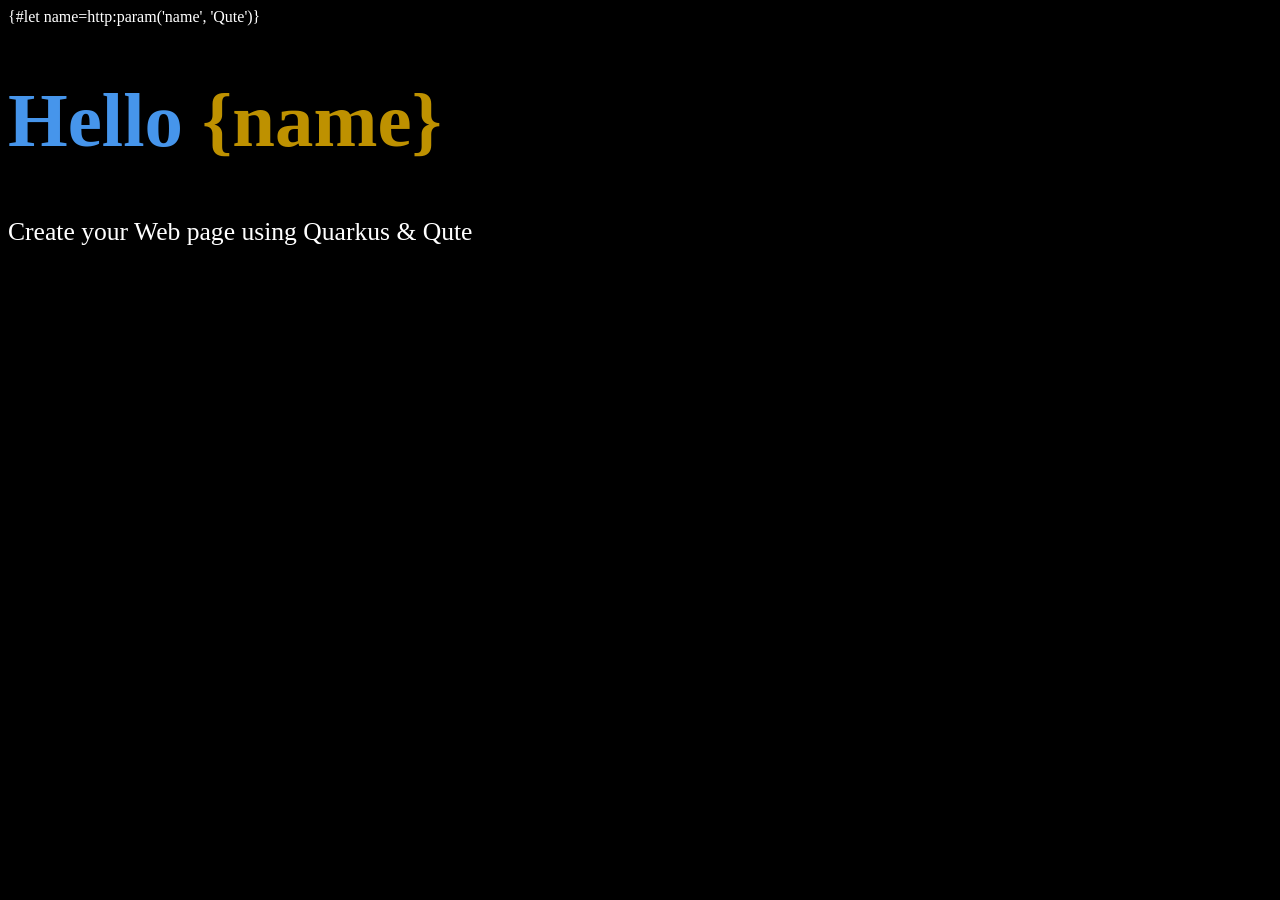
<file: src/main/resources/templates/pub/some-page.html>
{#let name=http:param('name', 'Qute')}
<!DOCTYPE html>
<html>
<head>
    <meta charset="UTF-8">
    <title>Hello {name}</title>
    <style>
        body {
            background-color: #000;
            color: #fff;
        }
        h1 {
            color: #4695EB;
            font-size: 6vw;
        }

        h1 b {
            color: #be9100;
        }

        p {
            font-size: 2vw;
        }
    </style>
</head>
<body>
<h1>Hello <b>{name}</b></h1>

<p>Create your Web page using Quarkus & Qute</p>
</body>
</html>
</file>
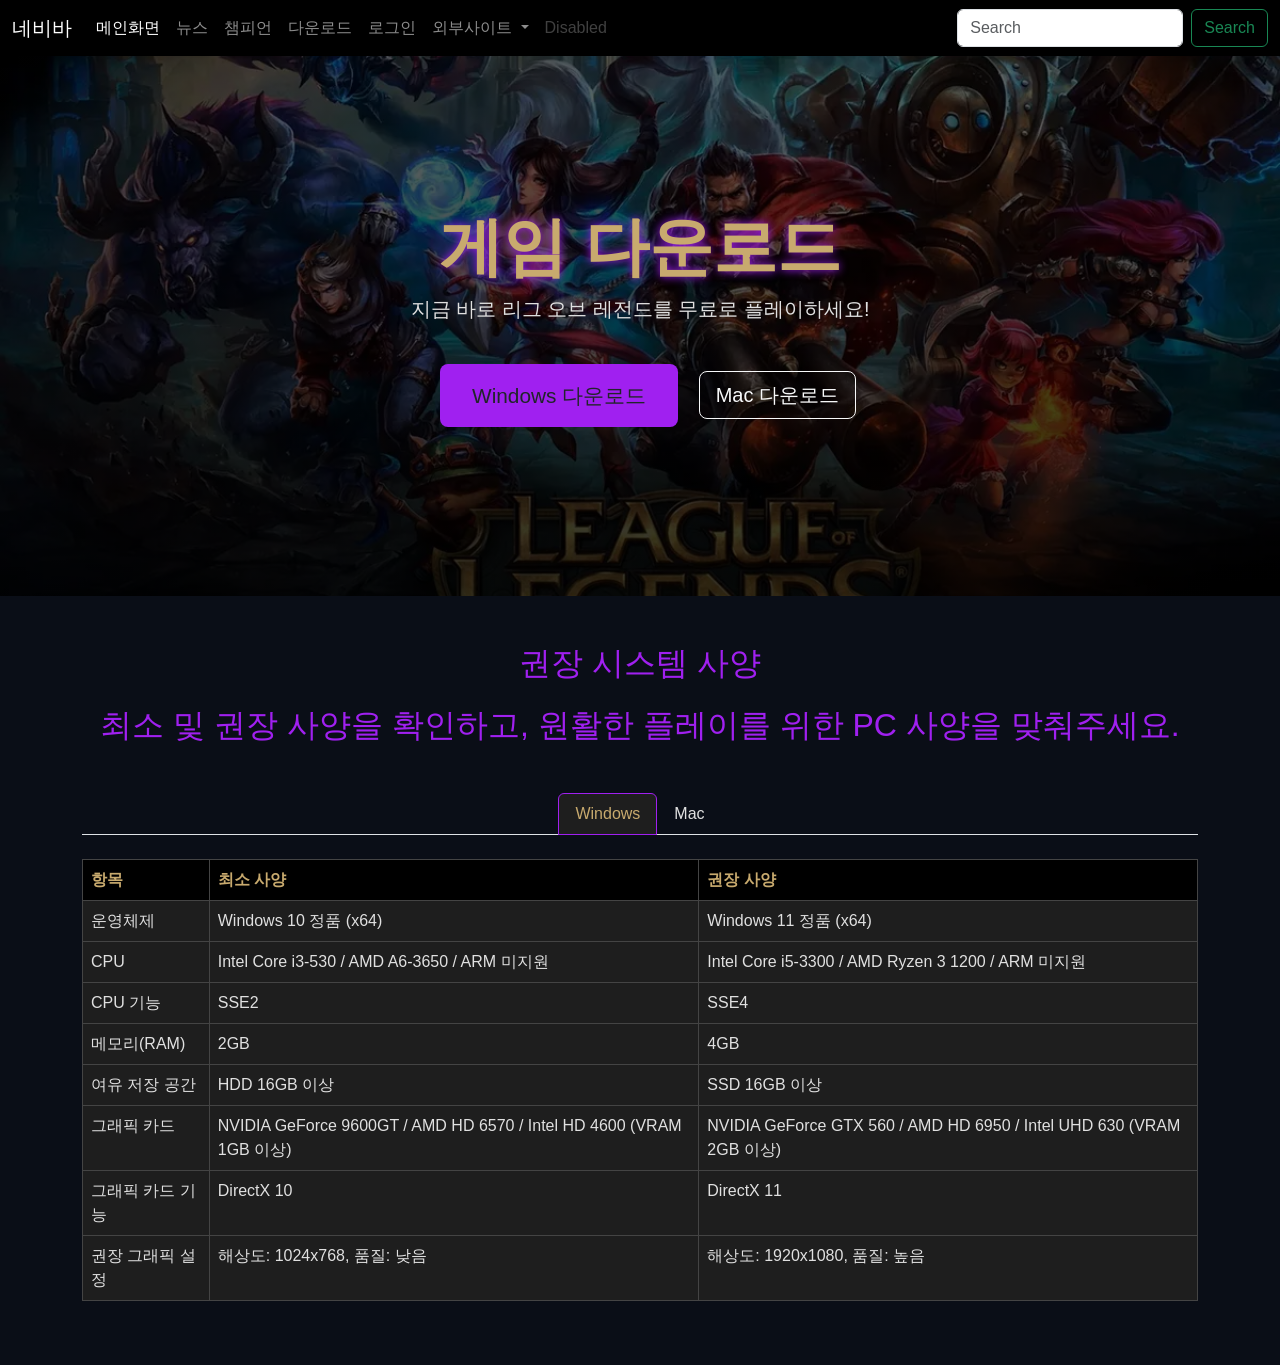
<file: src/main/resources/META-INF/resources/main_page_sub/download.html>
<!DOCTYPE html>
<html lang="ko">
<head>
    <meta charset="UTF-8">
    <meta name="viewport" content="width=device-width, initial-scale=1.0">
    <title>League of Legends - 메인 페이지</title>
    <!-- Bootstrap 5 CDN -->
    <link href="https://cdn.jsdelivr.net/npm/bootstrap@5.3.0/dist/css/bootstrap.min.css" rel="stylesheet">
    <script src="https://cdn.jsdelivr.net/npm/bootstrap@5.3.0/dist/js/bootstrap.bundle.min.js"></script>
    <!-- 커스텀 스타일 (LOL 테마 + 챔피언 호버 효과) -->
    <style>
        body { background-color: #0a0e17; color: #fff; font-family: 'Arial', sans-serif; }
        .navbar { background-color: #000; }
        .hero { background: linear-gradient(to bottom, #1e1e1e, #0a0e17); min-height: 60vh; }
        .accent-purple { color: #a020f0; }
        .accent-red { color: #ff0000; }
        .card { background-color: #1e1e1e; border: none; transition: transform 0.3s, box-shadow 0.3s; }
        .card:hover { transform: scale(1.05); box-shadow: 0 10px 20px rgba(160, 32, 240, 0.5); }
        .card-img-top { height: 200px; object-fit: cover; border-radius: 10px 10px 0 0; }
        .btn-primary { background-color: #a020f0; border: none; }
        .btn-primary:hover { background-color: #800080; }
    </style>
    <link rel="stylesheet" href="../css/download.css">
</head>
<body>

    <!-- 헤더 (Navbar) -->
    <!--
    <nav class="navbar navbar-expand-lg navbar-dark">
        <div class="container-fluid">
            <a class="navbar-brand" href="#">League of Legends</a>
            <button class="navbar-toggler" type="button" data-bs-toggle="collapse" data-bs-target="#navbarNav" aria-controls="navbarNav" aria-expanded="false" aria-label="Toggle navigation">
                <span class="navbar-toggler-icon"></span>
            </button>
            <div class="collapse navbar-collapse" id="navbarNav">
                <ul class="navbar-nav ms-auto">
                    <li class="nav-item"><a class="nav-link" href="#">뉴스</a></li>
                    <li class="nav-item"><a class="nav-link" href="#">챔피언</a></li>
                    <li class="nav-item"><a class="nav-link" href="#">다운로드</a></li>
                    <li class="nav-item"><a class="nav-link" href="#">로그인</a></li>
                    <li class="nav-item"><a class="nav-link" href="https://www.leagueoflegends.com/ko-kr/">LOL공식웹사이트</a></li>
                </ul>
            </div>
        </div>
    </nav>-->

    <!-- 새로운 네비게이션 바-->
    <nav class="navbar navbar-expand-lg navbar-dark">
        <div class="container-fluid">
            <a class="navbar-brand" href="#">네비바</a>
            <button class="navbar-toggler" type="button" data-bs-toggle="collapse" data-bs-target="#navbarSupportedContent" aria-controls="navbarSupportedContent" aria-expanded="false" aria-label="Toggle navigation">
                <span class="navbar-toggler-icon"></span>
            </button>
            <div class="collapse navbar-collapse" id="navbarSupportedContent">
                <ul class="navbar-nav me-auto mb-2 mb-lg-0">
                <li class="nav-item"><a class="nav-link active" aria-current="page" href="#">메인화면</a></li>
                <li class="nav-item"><a class="nav-link" href="#">뉴스</a></li>
                <li class="nav-item"><a class="nav-link" href="#">챔피언</a></li>
                <li class="nav-item"><a class="nav-link" href="main_page_sub/download.html">다운로드</a></li>
                <li class="nav-item"><a class="nav-link" href="#">로그인</a></li>
            <li class="nav-item dropdown">
            <a class="nav-link dropdown-toggle" href="#" id="navbarDropdown" role="button" data-bs-toggle="dropdown" aria-expanded="false">
                외부사이트
            </a>
                <ul class="dropdown-menu" aria-labelledby="navbarDropdown">
                <li><a class="dropdown-item" href="https://www.leagueoflegends.com/ko-kr/">LOL공식웹사이트</a></li>
                <li><a class="dropdown-item" href="#">Another action</a></li>
                <li><a class="dropdown-item" href="#">Something else here</a></li>
            </ul>
            </li>
            <li class="nav-item">
            <a class="nav-link disabled" href="#" tabindex="-1" aria-disabled="true">Disabled</a>
            </li>
            </ul>
            <form class="d-flex">
            <input class="form-control me-2" type="search" placeholder="Search" aria-label="Search">
            <button class="btn btn-outline-success" type="submit">Search</button>
            </form>
            </div>
        </div>
    </nav>

    <!-- 히어로 배너 (공식 페이지 스타일) -->
    <section class="hero">
        <div class="container">
           <h1>게임 다운로드</h1>
           <p class="lead mb-4">지금 바로 리그 오브 레전드를 무료로 플레이하세요!</p>
           <a href="../pds/lol.exe" class="btn btn-download btn-lg" target="_blank">Windows 다운로드</a>
           <a href="#" class="btn btn-outline-light btn-lg" target="_blank">Mac 다운로드</a>
        </div>
    </section>

    <!-- 시스템 사양 섹션 -->
    <section class="container my-5">
        <h2 class="text-center mb-4 accent-purple">권장 시스템 사양</h2>
        <h2 class="text-center mb-5 accent-purple">최소 및 권장 사양을 확인하고, 원활한 플레이를 위한 PC 사양을 맞춰주세요.</h2>

        <!-- 탭: Windows / Mac (첨부 이미지처럼) -->
        <ul class="nav nav-tabs justify-content-center mb-4" id="osTabs" role="tablist">
            <li class="nav-item" role="presentation">
                <button class="nav-link active" id="windows-tab" data-bs-toggle="tab" data-bs-target="#windows" type="button" role="tab">Windows</button>
            </li>
            <li class="nav-item" role="presentation">
                <button class="nav-link" id="mac-tab" data-bs-toggle="tab" data-bs-target="#mac" type="button" role="tab">Mac</button>
            </li>
        </ul>

        <div class="tab-content">
            <!-- Windows 탭 -->
            <div class="tab-pane fade show active" id="windows" role="tabpanel">
                <div class="table-responsive">
                    <table class="table table-bordered table-hover">
                        <thead>
                            <tr>
                                <th>항목</th>
                                <th>최소 사양</th>
                                <th>권장 사양</th>
                            </tr>
                        </thead>
                        <tbody>
                            <tr><td>운영체제</td><td>Windows 10 정품 (x64)</td><td>Windows 11 정품 (x64)</td></tr>
                            <tr><td>CPU</td><td>Intel Core i3-530 / AMD A6-3650 / ARM 미지원</td><td>Intel Core i5-3300 / AMD Ryzen 3 1200 / ARM 미지원</td></tr>
                            <tr><td>CPU 기능</td><td>SSE2</td><td>SSE4</td></tr>
                            <tr><td>메모리(RAM)</td><td>2GB</td><td>4GB</td></tr>
                            <tr><td>여유 저장 공간</td><td>HDD 16GB 이상</td><td>SSD 16GB 이상</td></tr>
                            <tr><td>그래픽 카드</td><td>NVIDIA GeForce 9600GT / AMD HD 6570 / Intel HD 4600 (VRAM 1GB 이상)</td><td>NVIDIA GeForce GTX 560 / AMD HD 6950 / Intel UHD 630 (VRAM 2GB 이상)</td></tr>
                            <tr><td>그래픽 카드 기능</td><td>DirectX 10</td><td>DirectX 11</td></tr>
                            <tr><td>권장 그래픽 설정</td><td>해상도: 1024x768, 품질: 낮음</td><td>해상도: 1920x1080, 품질: 높음</td></tr>
                        </tbody>
                    </table>
                </div>
            </div>

            <!-- Mac 탭 (실제 사양 기반, 간단히 예시) -->
            <div class="tab-pane fade" id="mac" role="tabpanel">
                <div class="table-responsive">
                    <table class="table table-bordered table-hover">
                        <thead>
                            <tr>
                                <th>항목</th>
                                <th>최소 사양</th>
                                <th>권장 사양</th>
                            </tr>
                        </thead>
                        <tbody>
                            <tr><td>운영체제</td><td>macOS 10.15 이상</td><td>macOS 13 Ventura 이상</td></tr>
                            <tr><td>CPU</td><td>Intel Core i5 또는 Apple M1</td><td>Apple M2 이상</td></tr>
                            <tr><td>메모리(RAM)</td><td>4GB</td><td>8GB 이상</td></tr>
                            <tr><td>여유 저장 공간</td><td>SSD 16GB 이상</td><td>SSD 30GB 이상</td></tr>
                            <tr><td>그래픽</td><td>Metal 지원 GPU</td><td>Metal 2 지원 GPU</td></tr>
                        </tbody>
                    </table>
                </div>
            </div>
        </div>
    </section>
    
</body>
</html>
</file>
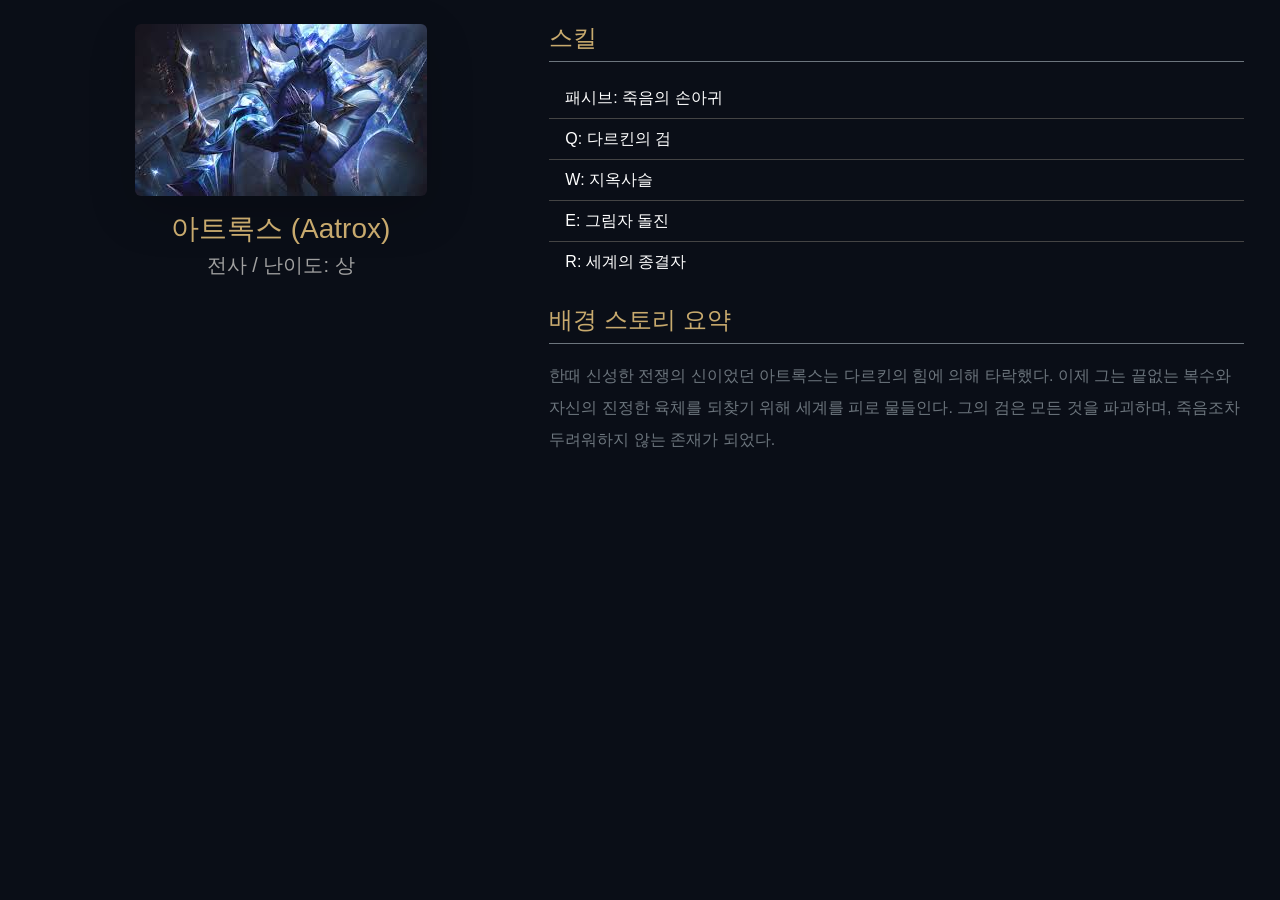
<file: src/main/resources/META-INF/resources/modals/Aatrox.html>
<!DOCTYPE html>
<html lang="ko">
<head>
  <meta charset="UTF-8">
  <meta name="viewport" content="width=device-width, initial-scale=1.0">
  <title>아트록스 상세</title>
  
  <!-- Bootstrap 5 CSS (index.html과 동일하게 연동) -->
  <link href="https://cdn.jsdelivr.net/npm/bootstrap@5.3.3/dist/css/bootstrap.min.css" rel="stylesheet" integrity="sha384-QWTKZyjpPEjISv5WaRU9OFeRpok6YctnYmDr5pNlyT2bRjXh0JMhjY6hW+ALEwIH" crossorigin="anonymous">
  
  <!-- LOL 스타일 맞추기 위한 간단 커스텀 (필요 시 resources/css/custom.css로 이동) -->
  <style>
    body {
      background-color: #0a0e17;
      color: white;
      padding: 1.5rem;
      font-family: 'Segoe UI', sans-serif;
    }
    h3, h4 {
      color: #c8aa6e; /* LOL 골드 톤 */
    }
    .text-muted {
      color: #a0a0a0 !important;
    }
    .list-group-item {
      background: transparent;
      border-color: #444;
      color: white;
    }
  </style>
</head>
<body>

  <div class="container-fluid">
    <div class="row g-4">
      
      <!-- 왼쪽: 이미지 + 기본 정보 -->
      <div class="col-lg-5 text-center">
        <img src="../images/Aatrox.jpg" class="img-fluid rounded shadow-lg" alt="아트록스" style="max-height: 480px; object-fit: contain;">
        <div class="mt-3">
          <h3 class="mb-1">아트록스 (Aatrox)</h3>
          <p class="text-muted fs-5">전사 / 난이도: 상</p>
        </div>
      </div>
      
      <!-- 오른쪽: 스킬 + 스토리 -->
      <div class="col-lg-7">
        <h4 class="border-bottom border-secondary pb-2 mb-3">스킬</h4>
        <ul class="list-group list-group-flush mb-4">
          <li class="list-group-item">패시브: 죽음의 손아귀</li>
          <li class="list-group-item">Q: 다르킨의 검</li>
          <li class="list-group-item">W: 지옥사슬</li>
          <li class="list-group-item">E: 그림자 돌진</li>
          <li class="list-group-item">R: 세계의 종결자</li>
        </ul>

        <h4 class="border-bottom border-secondary pb-2 mb-3">배경 스토리 요약</h4>
        <p class="text-secondary lh-lg">
          한때 신성한 전쟁의 신이었던 아트록스는 다르킨의 힘에 의해 타락했다. 
          이제 그는 끝없는 복수와 자신의 진정한 육체를 되찾기 위해 세계를 피로 물들인다. 
          그의 검은 모든 것을 파괴하며, 죽음조차 두려워하지 않는 존재가 되었다.
        </p>
      </div>
      
    </div>
  </div>

</body>
</html>
</file>
<file: src/main/resources/META-INF/resources/css/download.css>
body { 
    background-color: #0a0e17; 
    color: #e0e0e0; 
    font-family: 'Segoe UI', Arial, sans-serif; 
}

.hero {
    background: linear-gradient(rgba(0,0,0,0.6), rgba(0,0,0,0.8)), 
                url('../images/download-banner.webp') center/cover no-repeat;
    min-height: 60vh;
    display: flex;
    align-items: center;
    justify-content: center;
    text-align: center;
    padding: 2rem;
}

.hero h1 { 
    font-size: 4rem; 
    font-weight: bold; 
    color: #c8aa6e;          /* LOL 골드 톤 */
    text-shadow: 0 0 10px #a020f0;
}

.btn-download {
    background-color: #a020f0;
    border: none;
    font-size: 1.3rem;
    padding: 1rem 2rem;
    margin: 1rem;
}

.btn-download:hover { 
    background-color: #800080; 
}

.nav-tabs .nav-link { 
    color: #e0e0e0; 
}

.nav-tabs .nav-link.active { 
    background-color: #1e1e1e; 
    color: #c8aa6e; 
    border-color: #a020f0; 
}

.table { 
    --bs-table-bg: #1e1e1e; 
    --bs-table-color: #e0e0e0; 
    --bs-table-border-color: #444;
}

.table th { 
    background-color: #000; 
    color: #c8aa6e; 
}

.card { 
    background-color: #1e1e1e; 
    border: 1px solid #444; 
}

.accent-purple { 
    color: #a020f0; 
}
</file>
